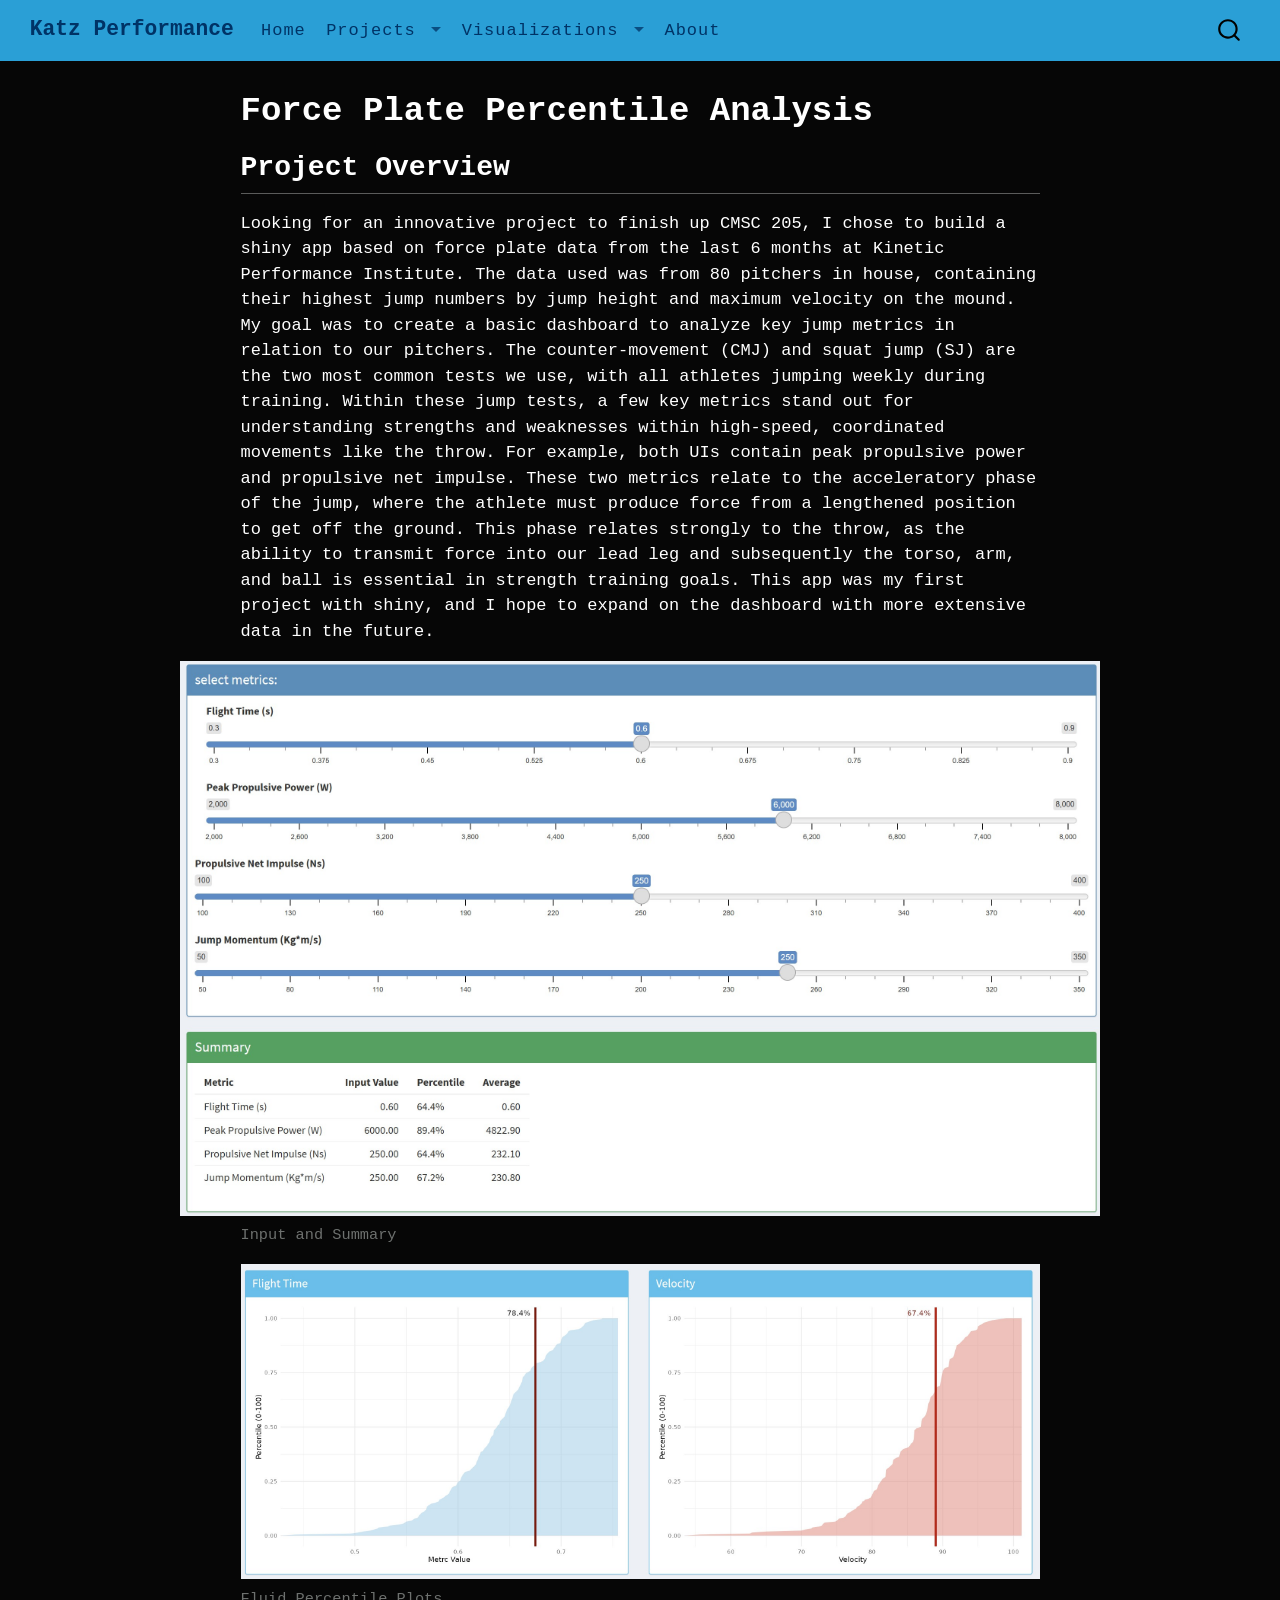
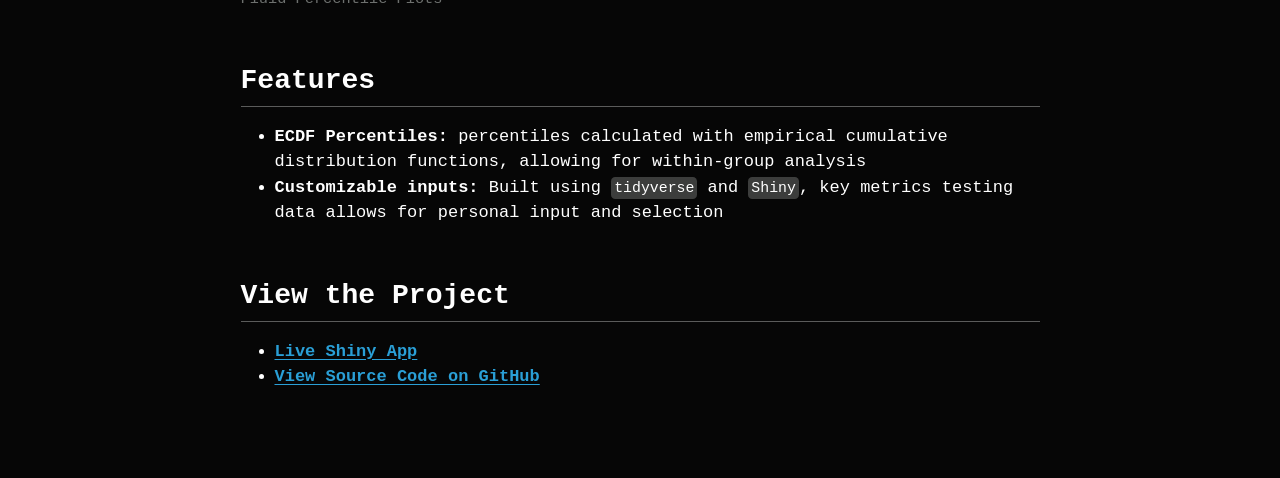
<file: docs/force-plate.html>
<!DOCTYPE html>
<html xmlns="http://www.w3.org/1999/xhtml" lang="en" xml:lang="en"><head>

<meta charset="utf-8">
<meta name="generator" content="quarto-1.8.27">

<meta name="viewport" content="width=device-width, initial-scale=1.0, user-scalable=yes">


<title>Force Plate Percentile Analysis – Katz Performance</title>
<style>
code{white-space: pre-wrap;}
span.smallcaps{font-variant: small-caps;}
div.columns{display: flex; gap: min(4vw, 1.5em);}
div.column{flex: auto; overflow-x: auto;}
div.hanging-indent{margin-left: 1.5em; text-indent: -1.5em;}
ul.task-list{list-style: none;}
ul.task-list li input[type="checkbox"] {
  width: 0.8em;
  margin: 0 0.8em 0.2em -1em; /* quarto-specific, see https://github.com/quarto-dev/quarto-cli/issues/4556 */ 
  vertical-align: middle;
}
</style>


<script src="site_libs/quarto-nav/quarto-nav.js"></script>
<script src="site_libs/quarto-nav/headroom.min.js"></script>
<script src="site_libs/clipboard/clipboard.min.js"></script>
<script src="site_libs/quarto-search/autocomplete.umd.js"></script>
<script src="site_libs/quarto-search/fuse.min.js"></script>
<script src="site_libs/quarto-search/quarto-search.js"></script>
<meta name="quarto:offset" content="./">
<script src="site_libs/quarto-html/quarto.js" type="module"></script>
<script src="site_libs/quarto-html/tabsets/tabsets.js" type="module"></script>
<script src="site_libs/quarto-html/axe/axe-check.js" type="module"></script>
<script src="site_libs/quarto-html/popper.min.js"></script>
<script src="site_libs/quarto-html/tippy.umd.min.js"></script>
<script src="site_libs/quarto-html/anchor.min.js"></script>
<link href="site_libs/quarto-html/tippy.css" rel="stylesheet">
<link href="site_libs/quarto-html/quarto-syntax-highlighting-dark-4d9afe2b8d18ee9fa5d0d57b5ed4214d.css" rel="stylesheet" id="quarto-text-highlighting-styles">
<script src="site_libs/bootstrap/bootstrap.min.js"></script>
<link href="site_libs/bootstrap/bootstrap-icons.css" rel="stylesheet">
<link href="site_libs/bootstrap/bootstrap-028e46e367ae07a142f5da7c321a5e4a.min.css" rel="stylesheet" append-hash="true" id="quarto-bootstrap" data-mode="dark">
<script id="quarto-search-options" type="application/json">{
  "location": "navbar",
  "copy-button": false,
  "collapse-after": 3,
  "panel-placement": "end",
  "type": "overlay",
  "limit": 50,
  "keyboard-shortcut": [
    "f",
    "/",
    "s"
  ],
  "show-item-context": false,
  "language": {
    "search-no-results-text": "No results",
    "search-matching-documents-text": "matching documents",
    "search-copy-link-title": "Copy link to search",
    "search-hide-matches-text": "Hide additional matches",
    "search-more-match-text": "more match in this document",
    "search-more-matches-text": "more matches in this document",
    "search-clear-button-title": "Clear",
    "search-text-placeholder": "",
    "search-detached-cancel-button-title": "Cancel",
    "search-submit-button-title": "Submit",
    "search-label": "Search"
  }
}</script>


<link rel="stylesheet" href="styles.css">
</head>

<body class="nav-fixed fullcontent quarto-light">

<div id="quarto-search-results"></div>
  <header id="quarto-header" class="headroom fixed-top">
    <nav class="navbar navbar-expand-lg " data-bs-theme="dark">
      <div class="navbar-container container-fluid">
      <div class="navbar-brand-container mx-auto">
    <a class="navbar-brand" href="./index.html">
    <span class="navbar-title">Katz Performance</span>
    </a>
  </div>
            <div id="quarto-search" class="" title="Search"></div>
          <button class="navbar-toggler" type="button" data-bs-toggle="collapse" data-bs-target="#navbarCollapse" aria-controls="navbarCollapse" role="menu" aria-expanded="false" aria-label="Toggle navigation" onclick="if (window.quartoToggleHeadroom) { window.quartoToggleHeadroom(); }">
  <span class="navbar-toggler-icon"></span>
</button>
          <div class="collapse navbar-collapse" id="navbarCollapse">
            <ul class="navbar-nav navbar-nav-scroll me-auto">
  <li class="nav-item">
    <a class="nav-link" href="./index.html"> 
<span class="menu-text">Home</span></a>
  </li>  
  <li class="nav-item dropdown ">
    <a class="nav-link dropdown-toggle" href="#" id="nav-menu-projects" role="link" data-bs-toggle="dropdown" aria-expanded="false">
 <span class="menu-text">Projects</span>
    </a>
    <ul class="dropdown-menu" aria-labelledby="nav-menu-projects">    
        <li>
    <a class="dropdown-item" href="./class-projects.html">
 <span class="dropdown-text">CMSC 405 Projects</span></a>
  </li>  
        <li>
    <a class="dropdown-item" href="./ml-projects.html">
 <span class="dropdown-text">ML Projects</span></a>
  </li>  
        <li>
    <a class="dropdown-item" href="./research-projects.html">
 <span class="dropdown-text">Formal Research Projects</span></a>
  </li>  
    </ul>
  </li>
  <li class="nav-item dropdown ">
    <a class="nav-link dropdown-toggle" href="#" id="nav-menu-visualizations" role="link" data-bs-toggle="dropdown" aria-expanded="false">
 <span class="menu-text">Visualizations</span>
    </a>
    <ul class="dropdown-menu" aria-labelledby="nav-menu-visualizations">    
        <li>
    <a class="dropdown-item" href="./force-plate.html">
 <span class="dropdown-text">Force Plate Analysis</span></a>
  </li>  
    </ul>
  </li>
  <li class="nav-item">
    <a class="nav-link" href="./about.html"> 
<span class="menu-text">About</span></a>
  </li>  
</ul>
          </div> <!-- /navcollapse -->
            <div class="quarto-navbar-tools">
</div>
      </div> <!-- /container-fluid -->
    </nav>
</header>
<!-- content -->
<div id="quarto-content" class="quarto-container page-columns page-rows-contents page-layout-article page-navbar">
<!-- sidebar -->
<!-- margin-sidebar -->
    
<!-- main -->
<main class="content page-columns page-full" id="quarto-document-content">

<header id="title-block-header" class="quarto-title-block default">
<div class="quarto-title">
<h1 class="title">Force Plate Percentile Analysis</h1>
</div>



<div class="quarto-title-meta">

    
  
    
  </div>
  


</header>


<section id="project-overview" class="level2 page-columns page-full">
<h2 class="anchored" data-anchor-id="project-overview">Project Overview</h2>
<p>Looking for an innovative project to finish up CMSC 205, I chose to build a shiny app based on force plate data from the last 6 months at Kinetic Performance Institute. The data used was from 80 pitchers in house, containing their highest jump numbers by jump height and maximum velocity on the mound. My goal was to create a basic dashboard to analyze key jump metrics in relation to our pitchers. The counter-movement (CMJ) and squat jump (SJ) are the two most common tests we use, with all athletes jumping weekly during training. Within these jump tests, a few key metrics stand out for understanding strengths and weaknesses within high-speed, coordinated movements like the throw. For example, both UIs contain peak propulsive power and propulsive net impulse. These two metrics relate to the acceleratory phase of the jump, where the athlete must produce force from a lengthened position to get off the ground. This phase relates strongly to the throw, as the ability to transmit force into our lead leg and subsequently the torso, arm, and ball is essential in strength training goals. This app was my first project with shiny, and I hope to expand on the dashboard with more extensive data in the future.</p>
<div class="quarto-figure quarto-figure-center page-columns page-full">
<figure class="figure page-columns page-full">
<p class="page-columns page-full"><img src="images/shiny_diagram.jpg" class="img-fluid figure-img column-body-outset"></p>
<figcaption>Input and Summary</figcaption>
</figure>
</div>
<div class="quarto-figure quarto-figure-center">
<figure class="figure">
<p><img src="images/shiny_diagram2.jpg" class="img-fluid figure-img" style="width:100.0%"></p>
<figcaption>Fluid Percentile Plots</figcaption>
</figure>
</div>
</section>
<section id="features" class="level2">
<h2 class="anchored" data-anchor-id="features">Features</h2>
<ul>
<li><strong>ECDF Percentiles:</strong> percentiles calculated with empirical cumulative distribution functions, allowing for within-group analysis</li>
<li><strong>Customizable inputs:</strong> Built using <code>tidyverse</code> and <code>Shiny</code>, key metrics testing data allows for personal input and selection</li>
</ul>
</section>
<section id="view-the-project" class="level2">
<h2 class="anchored" data-anchor-id="view-the-project">View the Project</h2>
<ul>
<li><a href="https://gpr3vz-nick-katz.shinyapps.io/fpapp/"><strong>Live Shiny App</strong></a></li>
<li><a href="https://github.com/nickkatz625/force-plate-percentile"><strong>View Source Code on GitHub</strong></a></li>
</ul>


</section>

</main> <!-- /main -->
<script id="quarto-html-after-body" type="application/javascript">
  window.document.addEventListener("DOMContentLoaded", function (event) {
    const icon = "";
    const anchorJS = new window.AnchorJS();
    anchorJS.options = {
      placement: 'right',
      icon: icon
    };
    anchorJS.add('.anchored');
    const isCodeAnnotation = (el) => {
      for (const clz of el.classList) {
        if (clz.startsWith('code-annotation-')) {                     
          return true;
        }
      }
      return false;
    }
    const onCopySuccess = function(e) {
      // button target
      const button = e.trigger;
      // don't keep focus
      button.blur();
      // flash "checked"
      button.classList.add('code-copy-button-checked');
      var currentTitle = button.getAttribute("title");
      button.setAttribute("title", "Copied!");
      let tooltip;
      if (window.bootstrap) {
        button.setAttribute("data-bs-toggle", "tooltip");
        button.setAttribute("data-bs-placement", "left");
        button.setAttribute("data-bs-title", "Copied!");
        tooltip = new bootstrap.Tooltip(button, 
          { trigger: "manual", 
            customClass: "code-copy-button-tooltip",
            offset: [0, -8]});
        tooltip.show();    
      }
      setTimeout(function() {
        if (tooltip) {
          tooltip.hide();
          button.removeAttribute("data-bs-title");
          button.removeAttribute("data-bs-toggle");
          button.removeAttribute("data-bs-placement");
        }
        button.setAttribute("title", currentTitle);
        button.classList.remove('code-copy-button-checked');
      }, 1000);
      // clear code selection
      e.clearSelection();
    }
    const getTextToCopy = function(trigger) {
      const outerScaffold = trigger.parentElement.cloneNode(true);
      const codeEl = outerScaffold.querySelector('code');
      for (const childEl of codeEl.children) {
        if (isCodeAnnotation(childEl)) {
          childEl.remove();
        }
      }
      return codeEl.innerText;
    }
    const clipboard = new window.ClipboardJS('.code-copy-button:not([data-in-quarto-modal])', {
      text: getTextToCopy
    });
    clipboard.on('success', onCopySuccess);
    if (window.document.getElementById('quarto-embedded-source-code-modal')) {
      const clipboardModal = new window.ClipboardJS('.code-copy-button[data-in-quarto-modal]', {
        text: getTextToCopy,
        container: window.document.getElementById('quarto-embedded-source-code-modal')
      });
      clipboardModal.on('success', onCopySuccess);
    }
      var localhostRegex = new RegExp(/^(?:http|https):\/\/localhost\:?[0-9]*\//);
      var mailtoRegex = new RegExp(/^mailto:/);
        var filterRegex = new RegExp('/' + window.location.host + '/');
      var isInternal = (href) => {
          return filterRegex.test(href) || localhostRegex.test(href) || mailtoRegex.test(href);
      }
      // Inspect non-navigation links and adorn them if external
     var links = window.document.querySelectorAll('a[href]:not(.nav-link):not(.navbar-brand):not(.toc-action):not(.sidebar-link):not(.sidebar-item-toggle):not(.pagination-link):not(.no-external):not([aria-hidden]):not(.dropdown-item):not(.quarto-navigation-tool):not(.about-link)');
      for (var i=0; i<links.length; i++) {
        const link = links[i];
        if (!isInternal(link.href)) {
          // undo the damage that might have been done by quarto-nav.js in the case of
          // links that we want to consider external
          if (link.dataset.originalHref !== undefined) {
            link.href = link.dataset.originalHref;
          }
        }
      }
    function tippyHover(el, contentFn, onTriggerFn, onUntriggerFn) {
      const config = {
        allowHTML: true,
        maxWidth: 500,
        delay: 100,
        arrow: false,
        appendTo: function(el) {
            return el.parentElement;
        },
        interactive: true,
        interactiveBorder: 10,
        theme: 'quarto',
        placement: 'bottom-start',
      };
      if (contentFn) {
        config.content = contentFn;
      }
      if (onTriggerFn) {
        config.onTrigger = onTriggerFn;
      }
      if (onUntriggerFn) {
        config.onUntrigger = onUntriggerFn;
      }
      window.tippy(el, config); 
    }
    const noterefs = window.document.querySelectorAll('a[role="doc-noteref"]');
    for (var i=0; i<noterefs.length; i++) {
      const ref = noterefs[i];
      tippyHover(ref, function() {
        // use id or data attribute instead here
        let href = ref.getAttribute('data-footnote-href') || ref.getAttribute('href');
        try { href = new URL(href).hash; } catch {}
        const id = href.replace(/^#\/?/, "");
        const note = window.document.getElementById(id);
        if (note) {
          return note.innerHTML;
        } else {
          return "";
        }
      });
    }
    const xrefs = window.document.querySelectorAll('a.quarto-xref');
    const processXRef = (id, note) => {
      // Strip column container classes
      const stripColumnClz = (el) => {
        el.classList.remove("page-full", "page-columns");
        if (el.children) {
          for (const child of el.children) {
            stripColumnClz(child);
          }
        }
      }
      stripColumnClz(note)
      if (id === null || id.startsWith('sec-')) {
        // Special case sections, only their first couple elements
        const container = document.createElement("div");
        if (note.children && note.children.length > 2) {
          container.appendChild(note.children[0].cloneNode(true));
          for (let i = 1; i < note.children.length; i++) {
            const child = note.children[i];
            if (child.tagName === "P" && child.innerText === "") {
              continue;
            } else {
              container.appendChild(child.cloneNode(true));
              break;
            }
          }
          if (window.Quarto?.typesetMath) {
            window.Quarto.typesetMath(container);
          }
          return container.innerHTML
        } else {
          if (window.Quarto?.typesetMath) {
            window.Quarto.typesetMath(note);
          }
          return note.innerHTML;
        }
      } else {
        // Remove any anchor links if they are present
        const anchorLink = note.querySelector('a.anchorjs-link');
        if (anchorLink) {
          anchorLink.remove();
        }
        if (window.Quarto?.typesetMath) {
          window.Quarto.typesetMath(note);
        }
        if (note.classList.contains("callout")) {
          return note.outerHTML;
        } else {
          return note.innerHTML;
        }
      }
    }
    for (var i=0; i<xrefs.length; i++) {
      const xref = xrefs[i];
      tippyHover(xref, undefined, function(instance) {
        instance.disable();
        let url = xref.getAttribute('href');
        let hash = undefined; 
        if (url.startsWith('#')) {
          hash = url;
        } else {
          try { hash = new URL(url).hash; } catch {}
        }
        if (hash) {
          const id = hash.replace(/^#\/?/, "");
          const note = window.document.getElementById(id);
          if (note !== null) {
            try {
              const html = processXRef(id, note.cloneNode(true));
              instance.setContent(html);
            } finally {
              instance.enable();
              instance.show();
            }
          } else {
            // See if we can fetch this
            fetch(url.split('#')[0])
            .then(res => res.text())
            .then(html => {
              const parser = new DOMParser();
              const htmlDoc = parser.parseFromString(html, "text/html");
              const note = htmlDoc.getElementById(id);
              if (note !== null) {
                const html = processXRef(id, note);
                instance.setContent(html);
              } 
            }).finally(() => {
              instance.enable();
              instance.show();
            });
          }
        } else {
          // See if we can fetch a full url (with no hash to target)
          // This is a special case and we should probably do some content thinning / targeting
          fetch(url)
          .then(res => res.text())
          .then(html => {
            const parser = new DOMParser();
            const htmlDoc = parser.parseFromString(html, "text/html");
            const note = htmlDoc.querySelector('main.content');
            if (note !== null) {
              // This should only happen for chapter cross references
              // (since there is no id in the URL)
              // remove the first header
              if (note.children.length > 0 && note.children[0].tagName === "HEADER") {
                note.children[0].remove();
              }
              const html = processXRef(null, note);
              instance.setContent(html);
            } 
          }).finally(() => {
            instance.enable();
            instance.show();
          });
        }
      }, function(instance) {
      });
    }
        let selectedAnnoteEl;
        const selectorForAnnotation = ( cell, annotation) => {
          let cellAttr = 'data-code-cell="' + cell + '"';
          let lineAttr = 'data-code-annotation="' +  annotation + '"';
          const selector = 'span[' + cellAttr + '][' + lineAttr + ']';
          return selector;
        }
        const selectCodeLines = (annoteEl) => {
          const doc = window.document;
          const targetCell = annoteEl.getAttribute("data-target-cell");
          const targetAnnotation = annoteEl.getAttribute("data-target-annotation");
          const annoteSpan = window.document.querySelector(selectorForAnnotation(targetCell, targetAnnotation));
          const lines = annoteSpan.getAttribute("data-code-lines").split(",");
          const lineIds = lines.map((line) => {
            return targetCell + "-" + line;
          })
          let top = null;
          let height = null;
          let parent = null;
          if (lineIds.length > 0) {
              //compute the position of the single el (top and bottom and make a div)
              const el = window.document.getElementById(lineIds[0]);
              top = el.offsetTop;
              height = el.offsetHeight;
              parent = el.parentElement.parentElement;
            if (lineIds.length > 1) {
              const lastEl = window.document.getElementById(lineIds[lineIds.length - 1]);
              const bottom = lastEl.offsetTop + lastEl.offsetHeight;
              height = bottom - top;
            }
            if (top !== null && height !== null && parent !== null) {
              // cook up a div (if necessary) and position it 
              let div = window.document.getElementById("code-annotation-line-highlight");
              if (div === null) {
                div = window.document.createElement("div");
                div.setAttribute("id", "code-annotation-line-highlight");
                div.style.position = 'absolute';
                parent.appendChild(div);
              }
              div.style.top = top - 2 + "px";
              div.style.height = height + 4 + "px";
              div.style.left = 0;
              let gutterDiv = window.document.getElementById("code-annotation-line-highlight-gutter");
              if (gutterDiv === null) {
                gutterDiv = window.document.createElement("div");
                gutterDiv.setAttribute("id", "code-annotation-line-highlight-gutter");
                gutterDiv.style.position = 'absolute';
                const codeCell = window.document.getElementById(targetCell);
                const gutter = codeCell.querySelector('.code-annotation-gutter');
                gutter.appendChild(gutterDiv);
              }
              gutterDiv.style.top = top - 2 + "px";
              gutterDiv.style.height = height + 4 + "px";
            }
            selectedAnnoteEl = annoteEl;
          }
        };
        const unselectCodeLines = () => {
          const elementsIds = ["code-annotation-line-highlight", "code-annotation-line-highlight-gutter"];
          elementsIds.forEach((elId) => {
            const div = window.document.getElementById(elId);
            if (div) {
              div.remove();
            }
          });
          selectedAnnoteEl = undefined;
        };
          // Handle positioning of the toggle
      window.addEventListener(
        "resize",
        throttle(() => {
          elRect = undefined;
          if (selectedAnnoteEl) {
            selectCodeLines(selectedAnnoteEl);
          }
        }, 10)
      );
      function throttle(fn, ms) {
      let throttle = false;
      let timer;
        return (...args) => {
          if(!throttle) { // first call gets through
              fn.apply(this, args);
              throttle = true;
          } else { // all the others get throttled
              if(timer) clearTimeout(timer); // cancel #2
              timer = setTimeout(() => {
                fn.apply(this, args);
                timer = throttle = false;
              }, ms);
          }
        };
      }
        // Attach click handler to the DT
        const annoteDls = window.document.querySelectorAll('dt[data-target-cell]');
        for (const annoteDlNode of annoteDls) {
          annoteDlNode.addEventListener('click', (event) => {
            const clickedEl = event.target;
            if (clickedEl !== selectedAnnoteEl) {
              unselectCodeLines();
              const activeEl = window.document.querySelector('dt[data-target-cell].code-annotation-active');
              if (activeEl) {
                activeEl.classList.remove('code-annotation-active');
              }
              selectCodeLines(clickedEl);
              clickedEl.classList.add('code-annotation-active');
            } else {
              // Unselect the line
              unselectCodeLines();
              clickedEl.classList.remove('code-annotation-active');
            }
          });
        }
    const findCites = (el) => {
      const parentEl = el.parentElement;
      if (parentEl) {
        const cites = parentEl.dataset.cites;
        if (cites) {
          return {
            el,
            cites: cites.split(' ')
          };
        } else {
          return findCites(el.parentElement)
        }
      } else {
        return undefined;
      }
    };
    var bibliorefs = window.document.querySelectorAll('a[role="doc-biblioref"]');
    for (var i=0; i<bibliorefs.length; i++) {
      const ref = bibliorefs[i];
      const citeInfo = findCites(ref);
      if (citeInfo) {
        tippyHover(citeInfo.el, function() {
          var popup = window.document.createElement('div');
          citeInfo.cites.forEach(function(cite) {
            var citeDiv = window.document.createElement('div');
            citeDiv.classList.add('hanging-indent');
            citeDiv.classList.add('csl-entry');
            var biblioDiv = window.document.getElementById('ref-' + cite);
            if (biblioDiv) {
              citeDiv.innerHTML = biblioDiv.innerHTML;
            }
            popup.appendChild(citeDiv);
          });
          return popup.innerHTML;
        });
      }
    }
  });
  </script>
</div> <!-- /content -->




</body></html>
</file>
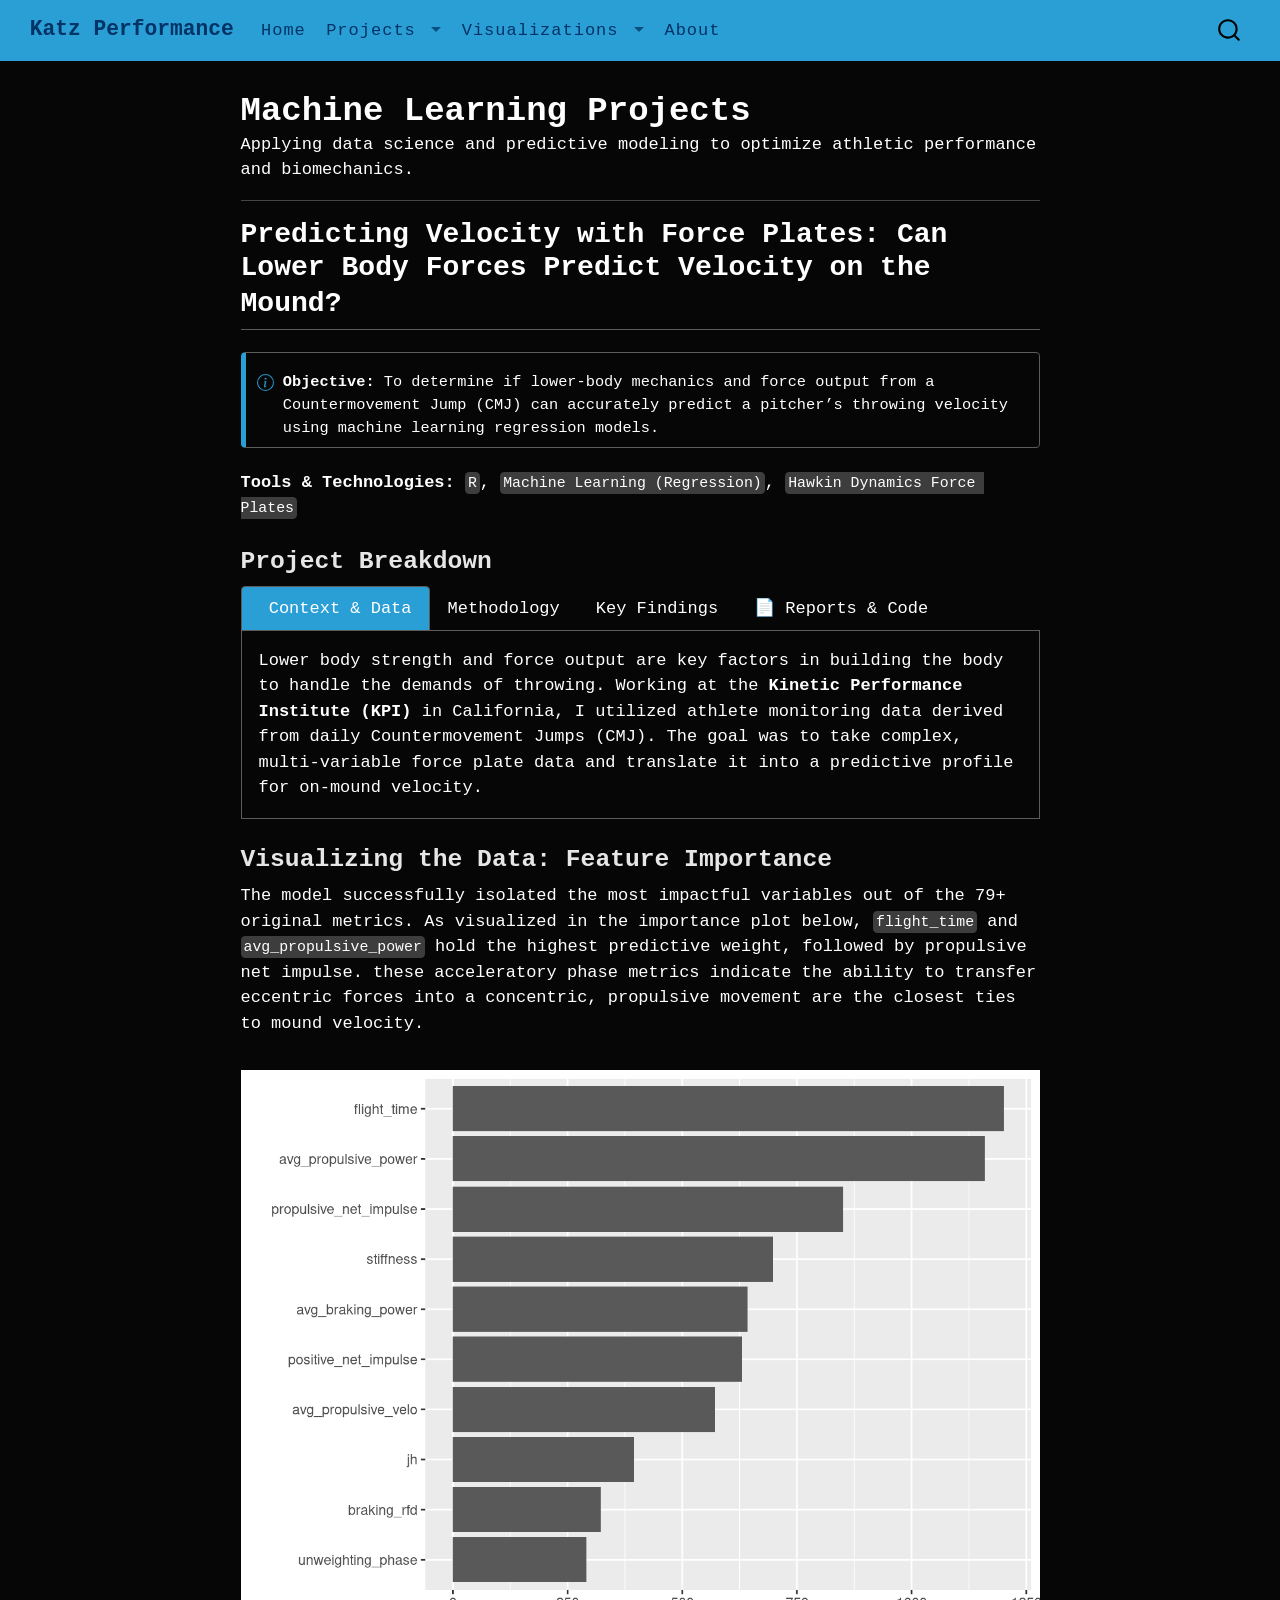
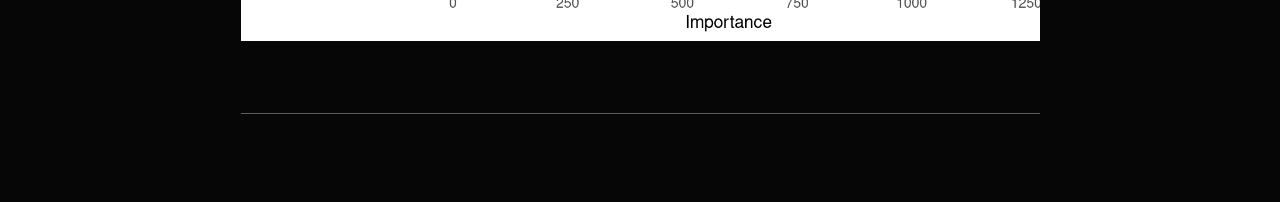
<file: docs/ml-projects.html>
<!DOCTYPE html>
<html xmlns="http://www.w3.org/1999/xhtml" lang="en" xml:lang="en"><head>

<meta charset="utf-8">
<meta name="generator" content="quarto-1.8.27">

<meta name="viewport" content="width=device-width, initial-scale=1.0, user-scalable=yes">

<meta name="description" content="Applying data science and predictive modeling to optimize athletic performance and biomechanics.">

<title>Machine Learning Projects – Katz Performance</title>
<style>
code{white-space: pre-wrap;}
span.smallcaps{font-variant: small-caps;}
div.columns{display: flex; gap: min(4vw, 1.5em);}
div.column{flex: auto; overflow-x: auto;}
div.hanging-indent{margin-left: 1.5em; text-indent: -1.5em;}
ul.task-list{list-style: none;}
ul.task-list li input[type="checkbox"] {
  width: 0.8em;
  margin: 0 0.8em 0.2em -1em; /* quarto-specific, see https://github.com/quarto-dev/quarto-cli/issues/4556 */ 
  vertical-align: middle;
}
</style>


<script src="site_libs/quarto-nav/quarto-nav.js"></script>
<script src="site_libs/quarto-nav/headroom.min.js"></script>
<script src="site_libs/clipboard/clipboard.min.js"></script>
<script src="site_libs/quarto-search/autocomplete.umd.js"></script>
<script src="site_libs/quarto-search/fuse.min.js"></script>
<script src="site_libs/quarto-search/quarto-search.js"></script>
<meta name="quarto:offset" content="./">
<script src="site_libs/quarto-html/quarto.js" type="module"></script>
<script src="site_libs/quarto-html/tabsets/tabsets.js" type="module"></script>
<script src="site_libs/quarto-html/axe/axe-check.js" type="module"></script>
<script src="site_libs/quarto-html/popper.min.js"></script>
<script src="site_libs/quarto-html/tippy.umd.min.js"></script>
<script src="site_libs/quarto-html/anchor.min.js"></script>
<link href="site_libs/quarto-html/tippy.css" rel="stylesheet">
<link href="site_libs/quarto-html/quarto-syntax-highlighting-dark-4d9afe2b8d18ee9fa5d0d57b5ed4214d.css" rel="stylesheet" id="quarto-text-highlighting-styles">
<script src="site_libs/bootstrap/bootstrap.min.js"></script>
<link href="site_libs/bootstrap/bootstrap-icons.css" rel="stylesheet">
<link href="site_libs/bootstrap/bootstrap-028e46e367ae07a142f5da7c321a5e4a.min.css" rel="stylesheet" append-hash="true" id="quarto-bootstrap" data-mode="dark">
<script id="quarto-search-options" type="application/json">{
  "location": "navbar",
  "copy-button": false,
  "collapse-after": 3,
  "panel-placement": "end",
  "type": "overlay",
  "limit": 50,
  "keyboard-shortcut": [
    "f",
    "/",
    "s"
  ],
  "show-item-context": false,
  "language": {
    "search-no-results-text": "No results",
    "search-matching-documents-text": "matching documents",
    "search-copy-link-title": "Copy link to search",
    "search-hide-matches-text": "Hide additional matches",
    "search-more-match-text": "more match in this document",
    "search-more-matches-text": "more matches in this document",
    "search-clear-button-title": "Clear",
    "search-text-placeholder": "",
    "search-detached-cancel-button-title": "Cancel",
    "search-submit-button-title": "Submit",
    "search-label": "Search"
  }
}</script>


<link rel="stylesheet" href="styles.css">
</head>

<body class="nav-fixed fullcontent quarto-light">

<div id="quarto-search-results"></div>
  <header id="quarto-header" class="headroom fixed-top">
    <nav class="navbar navbar-expand-lg " data-bs-theme="dark">
      <div class="navbar-container container-fluid">
      <div class="navbar-brand-container mx-auto">
    <a class="navbar-brand" href="./index.html">
    <span class="navbar-title">Katz Performance</span>
    </a>
  </div>
            <div id="quarto-search" class="" title="Search"></div>
          <button class="navbar-toggler" type="button" data-bs-toggle="collapse" data-bs-target="#navbarCollapse" aria-controls="navbarCollapse" role="menu" aria-expanded="false" aria-label="Toggle navigation" onclick="if (window.quartoToggleHeadroom) { window.quartoToggleHeadroom(); }">
  <span class="navbar-toggler-icon"></span>
</button>
          <div class="collapse navbar-collapse" id="navbarCollapse">
            <ul class="navbar-nav navbar-nav-scroll me-auto">
  <li class="nav-item">
    <a class="nav-link" href="./index.html"> 
<span class="menu-text">Home</span></a>
  </li>  
  <li class="nav-item dropdown ">
    <a class="nav-link dropdown-toggle" href="#" id="nav-menu-projects" role="link" data-bs-toggle="dropdown" aria-expanded="false">
 <span class="menu-text">Projects</span>
    </a>
    <ul class="dropdown-menu" aria-labelledby="nav-menu-projects">    
        <li>
    <a class="dropdown-item" href="./class-projects.html">
 <span class="dropdown-text">CMSC 405 Projects</span></a>
  </li>  
        <li>
    <a class="dropdown-item" href="./ml-projects.html">
 <span class="dropdown-text">ML Projects</span></a>
  </li>  
        <li>
    <a class="dropdown-item" href="./research-projects.html">
 <span class="dropdown-text">Formal Research Projects</span></a>
  </li>  
    </ul>
  </li>
  <li class="nav-item dropdown ">
    <a class="nav-link dropdown-toggle" href="#" id="nav-menu-visualizations" role="link" data-bs-toggle="dropdown" aria-expanded="false">
 <span class="menu-text">Visualizations</span>
    </a>
    <ul class="dropdown-menu" aria-labelledby="nav-menu-visualizations">    
        <li>
    <a class="dropdown-item" href="./force-plate.html">
 <span class="dropdown-text">Force Plate Analysis</span></a>
  </li>  
    </ul>
  </li>
  <li class="nav-item">
    <a class="nav-link" href="./about.html"> 
<span class="menu-text">About</span></a>
  </li>  
</ul>
          </div> <!-- /navcollapse -->
            <div class="quarto-navbar-tools">
</div>
      </div> <!-- /container-fluid -->
    </nav>
</header>
<!-- content -->
<div id="quarto-content" class="quarto-container page-columns page-rows-contents page-layout-article page-navbar">
<!-- sidebar -->
<!-- margin-sidebar -->
    
<!-- main -->
<main class="content" id="quarto-document-content">

<header id="title-block-header" class="quarto-title-block default">
<div class="quarto-title">
<h1 class="title">Machine Learning Projects</h1>
</div>

<div>
  <div class="description">
    Applying data science and predictive modeling to optimize athletic performance and biomechanics.
  </div>
</div>


<div class="quarto-title-meta">

    
  
    
  </div>
  


</header>


<hr>
<section id="predicting-velocity-with-force-plates-can-lower-body-forces-predict-velocity-on-the-mound" class="level2">
<h2 class="anchored" data-anchor-id="predicting-velocity-with-force-plates-can-lower-body-forces-predict-velocity-on-the-mound">Predicting Velocity with Force Plates: Can Lower Body Forces Predict Velocity on the Mound?</h2>
<div class="callout callout-style-simple callout-note">
<div class="callout-body d-flex">
<div class="callout-icon-container">
<i class="callout-icon"></i>
</div>
<div class="callout-body-container">
<p><strong>Objective:</strong> To determine if lower-body mechanics and force output from a Countermovement Jump (CMJ) can accurately predict a pitcher’s throwing velocity using machine learning regression models.</p>
</div>
</div>
</div>
<p><strong>Tools &amp; Technologies:</strong> <code>R</code>, <code>Machine Learning (Regression)</code>, <code>Hawkin Dynamics Force Plates</code></p>
<section id="project-breakdown" class="level3">
<h3 class="anchored" data-anchor-id="project-breakdown">Project Breakdown</h3>
<div class="tabset-margin-container"></div><div class="panel-tabset">
<ul class="nav nav-tabs" role="tablist"><li class="nav-item" role="presentation"><a class="nav-link active" id="tabset-1-1-tab" data-bs-toggle="tab" data-bs-target="#tabset-1-1" role="tab" aria-controls="tabset-1-1" aria-selected="true" href="">️ Context &amp; Data</a></li><li class="nav-item" role="presentation"><a class="nav-link" id="tabset-1-2-tab" data-bs-toggle="tab" data-bs-target="#tabset-1-2" role="tab" aria-controls="tabset-1-2" aria-selected="false" href="">Methodology</a></li><li class="nav-item" role="presentation"><a class="nav-link" id="tabset-1-3-tab" data-bs-toggle="tab" data-bs-target="#tabset-1-3" role="tab" aria-controls="tabset-1-3" aria-selected="false" href="">Key Findings</a></li><li class="nav-item" role="presentation"><a class="nav-link" id="tabset-1-4-tab" data-bs-toggle="tab" data-bs-target="#tabset-1-4" role="tab" aria-controls="tabset-1-4" aria-selected="false" href="">📄 Reports &amp; Code</a></li></ul>
<div class="tab-content">
<div id="tabset-1-1" class="tab-pane active" role="tabpanel" aria-labelledby="tabset-1-1-tab">
<p>Lower body strength and force output are key factors in building the body to handle the demands of throwing. Working at the <strong>Kinetic Performance Institute (KPI)</strong> in California, I utilized athlete monitoring data derived from daily Countermovement Jumps (CMJ). The goal was to take complex, multi-variable force plate data and translate it into a predictive profile for on-mound velocity.</p>
</div>
<div id="tabset-1-2" class="tab-pane" role="tabpanel" aria-labelledby="tabset-1-2-tab">
<p>The initial dataset contained over <strong>79 potential force plate metrics</strong>. Using feature selection and dimensionality reduction techniques, the model isolated the variables most heavily correlated with throwing velocity to reduce noise and prevent overfitting.</p>
<p>The models were evaluated based on their Root Mean Squared Error (RMSE) to determine how closely they could predict a pitcher’s actual fastball velocity based purely on their lower-body jump mechanics.</p>
</div>
<div id="tabset-1-3" class="tab-pane" role="tabpanel" aria-labelledby="tabset-1-3-tab">
<p>The final model produced an <strong>RMSE of 6.31</strong>, meaning it predicts throwing velocity within about ± 6.3 mph on average. While there is room to improve absolute accuracy, the model successfully identified the <strong>7 most critical metrics</strong> for velocity prediction.</p>
<p>The top drivers of velocity included: * <strong>Flight Time &amp; Average Propulsive Power:</strong> Dictates how much force the athlete produces against the ground and how efficiently they move that load. * <strong>Stiffness &amp; Average Braking Power:</strong> Relates to how well an athlete absorbs force and rapidly transitions to upward motion.</p>
<p><strong>Training Takeaway:</strong> Coaches should prioritize drop-based plyometrics and overcoming isometrics to maximize change of momentum and force capacity during acceleration.</p>
</div>
<div id="tabset-1-4" class="tab-pane" role="tabpanel" aria-labelledby="tabset-1-4-tab">
<p>Explore the full methodology, code, and non-technical breakdowns below:</p>
<ul>
<li><a href="data/final_report.html"><strong>Read the Full Technical Report (HTML)</strong></a></li>
<li><a href="https://github.com/yourusername/repo-name"><strong>View the Repository on GitHub</strong></a></li>
</ul>
</div>
</div>
</div>
</section>
<section id="visualizing-the-data-feature-importance" class="level3">
<h3 class="anchored" data-anchor-id="visualizing-the-data-feature-importance">Visualizing the Data: Feature Importance</h3>
<p>The model successfully isolated the most impactful variables out of the 79+ original metrics. As visualized in the importance plot below, <code>flight_time</code> and <code>avg_propulsive_power</code> hold the highest predictive weight, followed by propulsive net impulse. these acceleratory phase metrics indicate the ability to transfer eccentric forces into a concentric, propulsive movement are the closest ties to mound velocity.</p>
</section>
</section>
<section id="section" class="level2">
<h2 class="anchored" data-anchor-id="section"><img src="images/varimport.png" class="img-fluid quarto-figure quarto-figure-center" style="width:100.0%"></h2>


</section>

</main> <!-- /main -->
<script id="quarto-html-after-body" type="application/javascript">
  window.document.addEventListener("DOMContentLoaded", function (event) {
    const icon = "";
    const anchorJS = new window.AnchorJS();
    anchorJS.options = {
      placement: 'right',
      icon: icon
    };
    anchorJS.add('.anchored');
    const isCodeAnnotation = (el) => {
      for (const clz of el.classList) {
        if (clz.startsWith('code-annotation-')) {                     
          return true;
        }
      }
      return false;
    }
    const onCopySuccess = function(e) {
      // button target
      const button = e.trigger;
      // don't keep focus
      button.blur();
      // flash "checked"
      button.classList.add('code-copy-button-checked');
      var currentTitle = button.getAttribute("title");
      button.setAttribute("title", "Copied!");
      let tooltip;
      if (window.bootstrap) {
        button.setAttribute("data-bs-toggle", "tooltip");
        button.setAttribute("data-bs-placement", "left");
        button.setAttribute("data-bs-title", "Copied!");
        tooltip = new bootstrap.Tooltip(button, 
          { trigger: "manual", 
            customClass: "code-copy-button-tooltip",
            offset: [0, -8]});
        tooltip.show();    
      }
      setTimeout(function() {
        if (tooltip) {
          tooltip.hide();
          button.removeAttribute("data-bs-title");
          button.removeAttribute("data-bs-toggle");
          button.removeAttribute("data-bs-placement");
        }
        button.setAttribute("title", currentTitle);
        button.classList.remove('code-copy-button-checked');
      }, 1000);
      // clear code selection
      e.clearSelection();
    }
    const getTextToCopy = function(trigger) {
      const outerScaffold = trigger.parentElement.cloneNode(true);
      const codeEl = outerScaffold.querySelector('code');
      for (const childEl of codeEl.children) {
        if (isCodeAnnotation(childEl)) {
          childEl.remove();
        }
      }
      return codeEl.innerText;
    }
    const clipboard = new window.ClipboardJS('.code-copy-button:not([data-in-quarto-modal])', {
      text: getTextToCopy
    });
    clipboard.on('success', onCopySuccess);
    if (window.document.getElementById('quarto-embedded-source-code-modal')) {
      const clipboardModal = new window.ClipboardJS('.code-copy-button[data-in-quarto-modal]', {
        text: getTextToCopy,
        container: window.document.getElementById('quarto-embedded-source-code-modal')
      });
      clipboardModal.on('success', onCopySuccess);
    }
      var localhostRegex = new RegExp(/^(?:http|https):\/\/localhost\:?[0-9]*\//);
      var mailtoRegex = new RegExp(/^mailto:/);
        var filterRegex = new RegExp('/' + window.location.host + '/');
      var isInternal = (href) => {
          return filterRegex.test(href) || localhostRegex.test(href) || mailtoRegex.test(href);
      }
      // Inspect non-navigation links and adorn them if external
     var links = window.document.querySelectorAll('a[href]:not(.nav-link):not(.navbar-brand):not(.toc-action):not(.sidebar-link):not(.sidebar-item-toggle):not(.pagination-link):not(.no-external):not([aria-hidden]):not(.dropdown-item):not(.quarto-navigation-tool):not(.about-link)');
      for (var i=0; i<links.length; i++) {
        const link = links[i];
        if (!isInternal(link.href)) {
          // undo the damage that might have been done by quarto-nav.js in the case of
          // links that we want to consider external
          if (link.dataset.originalHref !== undefined) {
            link.href = link.dataset.originalHref;
          }
        }
      }
    function tippyHover(el, contentFn, onTriggerFn, onUntriggerFn) {
      const config = {
        allowHTML: true,
        maxWidth: 500,
        delay: 100,
        arrow: false,
        appendTo: function(el) {
            return el.parentElement;
        },
        interactive: true,
        interactiveBorder: 10,
        theme: 'quarto',
        placement: 'bottom-start',
      };
      if (contentFn) {
        config.content = contentFn;
      }
      if (onTriggerFn) {
        config.onTrigger = onTriggerFn;
      }
      if (onUntriggerFn) {
        config.onUntrigger = onUntriggerFn;
      }
      window.tippy(el, config); 
    }
    const noterefs = window.document.querySelectorAll('a[role="doc-noteref"]');
    for (var i=0; i<noterefs.length; i++) {
      const ref = noterefs[i];
      tippyHover(ref, function() {
        // use id or data attribute instead here
        let href = ref.getAttribute('data-footnote-href') || ref.getAttribute('href');
        try { href = new URL(href).hash; } catch {}
        const id = href.replace(/^#\/?/, "");
        const note = window.document.getElementById(id);
        if (note) {
          return note.innerHTML;
        } else {
          return "";
        }
      });
    }
    const xrefs = window.document.querySelectorAll('a.quarto-xref');
    const processXRef = (id, note) => {
      // Strip column container classes
      const stripColumnClz = (el) => {
        el.classList.remove("page-full", "page-columns");
        if (el.children) {
          for (const child of el.children) {
            stripColumnClz(child);
          }
        }
      }
      stripColumnClz(note)
      if (id === null || id.startsWith('sec-')) {
        // Special case sections, only their first couple elements
        const container = document.createElement("div");
        if (note.children && note.children.length > 2) {
          container.appendChild(note.children[0].cloneNode(true));
          for (let i = 1; i < note.children.length; i++) {
            const child = note.children[i];
            if (child.tagName === "P" && child.innerText === "") {
              continue;
            } else {
              container.appendChild(child.cloneNode(true));
              break;
            }
          }
          if (window.Quarto?.typesetMath) {
            window.Quarto.typesetMath(container);
          }
          return container.innerHTML
        } else {
          if (window.Quarto?.typesetMath) {
            window.Quarto.typesetMath(note);
          }
          return note.innerHTML;
        }
      } else {
        // Remove any anchor links if they are present
        const anchorLink = note.querySelector('a.anchorjs-link');
        if (anchorLink) {
          anchorLink.remove();
        }
        if (window.Quarto?.typesetMath) {
          window.Quarto.typesetMath(note);
        }
        if (note.classList.contains("callout")) {
          return note.outerHTML;
        } else {
          return note.innerHTML;
        }
      }
    }
    for (var i=0; i<xrefs.length; i++) {
      const xref = xrefs[i];
      tippyHover(xref, undefined, function(instance) {
        instance.disable();
        let url = xref.getAttribute('href');
        let hash = undefined; 
        if (url.startsWith('#')) {
          hash = url;
        } else {
          try { hash = new URL(url).hash; } catch {}
        }
        if (hash) {
          const id = hash.replace(/^#\/?/, "");
          const note = window.document.getElementById(id);
          if (note !== null) {
            try {
              const html = processXRef(id, note.cloneNode(true));
              instance.setContent(html);
            } finally {
              instance.enable();
              instance.show();
            }
          } else {
            // See if we can fetch this
            fetch(url.split('#')[0])
            .then(res => res.text())
            .then(html => {
              const parser = new DOMParser();
              const htmlDoc = parser.parseFromString(html, "text/html");
              const note = htmlDoc.getElementById(id);
              if (note !== null) {
                const html = processXRef(id, note);
                instance.setContent(html);
              } 
            }).finally(() => {
              instance.enable();
              instance.show();
            });
          }
        } else {
          // See if we can fetch a full url (with no hash to target)
          // This is a special case and we should probably do some content thinning / targeting
          fetch(url)
          .then(res => res.text())
          .then(html => {
            const parser = new DOMParser();
            const htmlDoc = parser.parseFromString(html, "text/html");
            const note = htmlDoc.querySelector('main.content');
            if (note !== null) {
              // This should only happen for chapter cross references
              // (since there is no id in the URL)
              // remove the first header
              if (note.children.length > 0 && note.children[0].tagName === "HEADER") {
                note.children[0].remove();
              }
              const html = processXRef(null, note);
              instance.setContent(html);
            } 
          }).finally(() => {
            instance.enable();
            instance.show();
          });
        }
      }, function(instance) {
      });
    }
        let selectedAnnoteEl;
        const selectorForAnnotation = ( cell, annotation) => {
          let cellAttr = 'data-code-cell="' + cell + '"';
          let lineAttr = 'data-code-annotation="' +  annotation + '"';
          const selector = 'span[' + cellAttr + '][' + lineAttr + ']';
          return selector;
        }
        const selectCodeLines = (annoteEl) => {
          const doc = window.document;
          const targetCell = annoteEl.getAttribute("data-target-cell");
          const targetAnnotation = annoteEl.getAttribute("data-target-annotation");
          const annoteSpan = window.document.querySelector(selectorForAnnotation(targetCell, targetAnnotation));
          const lines = annoteSpan.getAttribute("data-code-lines").split(",");
          const lineIds = lines.map((line) => {
            return targetCell + "-" + line;
          })
          let top = null;
          let height = null;
          let parent = null;
          if (lineIds.length > 0) {
              //compute the position of the single el (top and bottom and make a div)
              const el = window.document.getElementById(lineIds[0]);
              top = el.offsetTop;
              height = el.offsetHeight;
              parent = el.parentElement.parentElement;
            if (lineIds.length > 1) {
              const lastEl = window.document.getElementById(lineIds[lineIds.length - 1]);
              const bottom = lastEl.offsetTop + lastEl.offsetHeight;
              height = bottom - top;
            }
            if (top !== null && height !== null && parent !== null) {
              // cook up a div (if necessary) and position it 
              let div = window.document.getElementById("code-annotation-line-highlight");
              if (div === null) {
                div = window.document.createElement("div");
                div.setAttribute("id", "code-annotation-line-highlight");
                div.style.position = 'absolute';
                parent.appendChild(div);
              }
              div.style.top = top - 2 + "px";
              div.style.height = height + 4 + "px";
              div.style.left = 0;
              let gutterDiv = window.document.getElementById("code-annotation-line-highlight-gutter");
              if (gutterDiv === null) {
                gutterDiv = window.document.createElement("div");
                gutterDiv.setAttribute("id", "code-annotation-line-highlight-gutter");
                gutterDiv.style.position = 'absolute';
                const codeCell = window.document.getElementById(targetCell);
                const gutter = codeCell.querySelector('.code-annotation-gutter');
                gutter.appendChild(gutterDiv);
              }
              gutterDiv.style.top = top - 2 + "px";
              gutterDiv.style.height = height + 4 + "px";
            }
            selectedAnnoteEl = annoteEl;
          }
        };
        const unselectCodeLines = () => {
          const elementsIds = ["code-annotation-line-highlight", "code-annotation-line-highlight-gutter"];
          elementsIds.forEach((elId) => {
            const div = window.document.getElementById(elId);
            if (div) {
              div.remove();
            }
          });
          selectedAnnoteEl = undefined;
        };
          // Handle positioning of the toggle
      window.addEventListener(
        "resize",
        throttle(() => {
          elRect = undefined;
          if (selectedAnnoteEl) {
            selectCodeLines(selectedAnnoteEl);
          }
        }, 10)
      );
      function throttle(fn, ms) {
      let throttle = false;
      let timer;
        return (...args) => {
          if(!throttle) { // first call gets through
              fn.apply(this, args);
              throttle = true;
          } else { // all the others get throttled
              if(timer) clearTimeout(timer); // cancel #2
              timer = setTimeout(() => {
                fn.apply(this, args);
                timer = throttle = false;
              }, ms);
          }
        };
      }
        // Attach click handler to the DT
        const annoteDls = window.document.querySelectorAll('dt[data-target-cell]');
        for (const annoteDlNode of annoteDls) {
          annoteDlNode.addEventListener('click', (event) => {
            const clickedEl = event.target;
            if (clickedEl !== selectedAnnoteEl) {
              unselectCodeLines();
              const activeEl = window.document.querySelector('dt[data-target-cell].code-annotation-active');
              if (activeEl) {
                activeEl.classList.remove('code-annotation-active');
              }
              selectCodeLines(clickedEl);
              clickedEl.classList.add('code-annotation-active');
            } else {
              // Unselect the line
              unselectCodeLines();
              clickedEl.classList.remove('code-annotation-active');
            }
          });
        }
    const findCites = (el) => {
      const parentEl = el.parentElement;
      if (parentEl) {
        const cites = parentEl.dataset.cites;
        if (cites) {
          return {
            el,
            cites: cites.split(' ')
          };
        } else {
          return findCites(el.parentElement)
        }
      } else {
        return undefined;
      }
    };
    var bibliorefs = window.document.querySelectorAll('a[role="doc-biblioref"]');
    for (var i=0; i<bibliorefs.length; i++) {
      const ref = bibliorefs[i];
      const citeInfo = findCites(ref);
      if (citeInfo) {
        tippyHover(citeInfo.el, function() {
          var popup = window.document.createElement('div');
          citeInfo.cites.forEach(function(cite) {
            var citeDiv = window.document.createElement('div');
            citeDiv.classList.add('hanging-indent');
            citeDiv.classList.add('csl-entry');
            var biblioDiv = window.document.getElementById('ref-' + cite);
            if (biblioDiv) {
              citeDiv.innerHTML = biblioDiv.innerHTML;
            }
            popup.appendChild(citeDiv);
          });
          return popup.innerHTML;
        });
      }
    }
  });
  </script>
</div> <!-- /content -->




</body></html>
</file>
<file: docs/site_libs/quarto-html/tippy.css>
.tippy-box[data-animation=fade][data-state=hidden]{opacity:0}[data-tippy-root]{max-width:calc(100vw - 10px)}.tippy-box{position:relative;background-color:#333;color:#fff;border-radius:4px;font-size:14px;line-height:1.4;white-space:normal;outline:0;transition-property:transform,visibility,opacity}.tippy-box[data-placement^=top]>.tippy-arrow{bottom:0}.tippy-box[data-placement^=top]>.tippy-arrow:before{bottom:-7px;left:0;border-width:8px 8px 0;border-top-color:initial;transform-origin:center top}.tippy-box[data-placement^=bottom]>.tippy-arrow{top:0}.tippy-box[data-placement^=bottom]>.tippy-arrow:before{top:-7px;left:0;border-width:0 8px 8px;border-bottom-color:initial;transform-origin:center bottom}.tippy-box[data-placement^=left]>.tippy-arrow{right:0}.tippy-box[data-placement^=left]>.tippy-arrow:before{border-width:8px 0 8px 8px;border-left-color:initial;right:-7px;transform-origin:center left}.tippy-box[data-placement^=right]>.tippy-arrow{left:0}.tippy-box[data-placement^=right]>.tippy-arrow:before{left:-7px;border-width:8px 8px 8px 0;border-right-color:initial;transform-origin:center right}.tippy-box[data-inertia][data-state=visible]{transition-timing-function:cubic-bezier(.54,1.5,.38,1.11)}.tippy-arrow{width:16px;height:16px;color:#333}.tippy-arrow:before{content:"";position:absolute;border-color:transparent;border-style:solid}.tippy-content{position:relative;padding:5px 9px;z-index:1}
</file>
<file: docs/site_libs/quarto-html/quarto-syntax-highlighting-dark-4d9afe2b8d18ee9fa5d0d57b5ed4214d.css>
/* quarto syntax highlight colors */
:root {
  --quarto-hl-al-color: #f07178;
  --quarto-hl-an-color: #d4d0ab;
  --quarto-hl-at-color: #00e0e0;
  --quarto-hl-bn-color: #d4d0ab;
  --quarto-hl-bu-color: #abe338;
  --quarto-hl-ch-color: #abe338;
  --quarto-hl-co-color: #f8f8f2;
  --quarto-hl-cv-color: #ffd700;
  --quarto-hl-cn-color: #ffd700;
  --quarto-hl-cf-color: #ffa07a;
  --quarto-hl-dt-color: #ffa07a;
  --quarto-hl-dv-color: #d4d0ab;
  --quarto-hl-do-color: #f8f8f2;
  --quarto-hl-er-color: #f07178;
  --quarto-hl-ex-color: #00e0e0;
  --quarto-hl-fl-color: #d4d0ab;
  --quarto-hl-fu-color: #ffa07a;
  --quarto-hl-im-color: #abe338;
  --quarto-hl-in-color: #d4d0ab;
  --quarto-hl-kw-color: #ffa07a;
  --quarto-hl-op-color: #ffa07a;
  --quarto-hl-ot-color: #00e0e0;
  --quarto-hl-pp-color: #dcc6e0;
  --quarto-hl-re-color: #00e0e0;
  --quarto-hl-sc-color: #abe338;
  --quarto-hl-ss-color: #abe338;
  --quarto-hl-st-color: #abe338;
  --quarto-hl-va-color: #00e0e0;
  --quarto-hl-vs-color: #abe338;
  --quarto-hl-wa-color: #dcc6e0;
}

/* other quarto variables */
:root {
  --quarto-font-monospace: SFMono-Regular, Menlo, Monaco, Consolas, "Liberation Mono", "Courier New", monospace;
}

/* syntax highlight based on Pandoc's rules */
pre > code.sourceCode > span {
  color: #f8f8f2;
}

code.sourceCode > span {
  color: #f8f8f2;
}

div.sourceCode,
div.sourceCode pre.sourceCode {
  color: #f8f8f2;
}

/* Normal */
code span {
  color: #f8f8f2;
}

/* Alert */
code span.al {
  color: #f07178;
}

/* Annotation */
code span.an {
  color: #d4d0ab;
}

/* Attribute */
code span.at {
  color: #00e0e0;
}

/* BaseN */
code span.bn {
  color: #d4d0ab;
}

/* BuiltIn */
code span.bu {
  color: #abe338;
}

/* ControlFlow */
code span.cf {
  font-weight: bold;
  color: #ffa07a;
}

/* Char */
code span.ch {
  color: #abe338;
}

/* Constant */
code span.cn {
  color: #ffd700;
}

/* Comment */
code span.co {
  font-style: italic;
  color: #f8f8f2;
}

/* CommentVar */
code span.cv {
  color: #ffd700;
}

/* Documentation */
code span.do {
  color: #f8f8f2;
}

/* DataType */
code span.dt {
  color: #ffa07a;
}

/* DecVal */
code span.dv {
  color: #d4d0ab;
}

/* Error */
code span.er {
  color: #f07178;
  text-decoration: underline;
}

/* Extension */
code span.ex {
  font-weight: bold;
  color: #00e0e0;
}

/* Float */
code span.fl {
  color: #d4d0ab;
}

/* Function */
code span.fu {
  color: #ffa07a;
}

/* Import */
code span.im {
  color: #abe338;
}

/* Information */
code span.in {
  color: #d4d0ab;
}

/* Keyword */
code span.kw {
  font-weight: bold;
  color: #ffa07a;
}

/* Operator */
code span.op {
  color: #ffa07a;
}

/* Other */
code span.ot {
  color: #00e0e0;
}

/* Preprocessor */
code span.pp {
  color: #dcc6e0;
}

/* RegionMarker */
code span.re {
  background-color: #f8f8f2;
  color: #00e0e0;
}

/* SpecialChar */
code span.sc {
  color: #abe338;
}

/* SpecialString */
code span.ss {
  color: #abe338;
}

/* String */
code span.st {
  color: #abe338;
}

/* Variable */
code span.va {
  color: #00e0e0;
}

/* VerbatimString */
code span.vs {
  color: #abe338;
}

/* Warning */
code span.wa {
  color: #dcc6e0;
}

.prevent-inlining {
  content: "</";
}

/*# sourceMappingURL=86edf53ecdff796acf02dbceed379426.css.map */
</file>
<file: docs/styles.css>
/* Font settings */
body, 
p, 
li, 
h1, 
h2, 
h3, 
h4, 
h5, 
h6, 
.navbar, 
.nav-link, 
.navbar-brand {
  font-family: 'Roboto Mono', monospace !important;
}
.quarto-about-jolla .about-image {
  border: 3px solid #00d4ff !important; /* image border */
  box-shadow: none !important;           
  border-radius: 10px;                   
}
.navbar-brand {
  color: #003366 !important; /* tile of nav bar */
  font-weight: bold !important;
}


.navbar-nav .nav-link {
  color: #003366 !important; /* links / pages */
  letter-spacing: 1px;
}

/* Hover effect for the labels */
.navbar-nav .nav-link:hover {
  color: #CC0066 !important; 
  text-shadow: 0 0 5px #CC0066;
}

/* This targets all paragraph text and headers in the body */
body {
  color: #ffffff !important; /* Pure White */
}

.white-text {
  color: white !important;
}

/* --- 1. Make the Jolla Social Links & Icons Bigger --- */
.quarto-about-jolla .about-links .about-link {
  font-size: 1.25rem !important;      /* Makes button text noticeably larger */
  padding: 10px 20px !important;     /* Gives buttons a more substantial footprint */
  border-width: 2px !important;      /* Makes the outline ring pop */
  border-radius: 8px !important;
}

.quarto-about-jolla .about-links .about-link i {
  font-size: 1.4rem !important;      /* Increases the scale of the icon symbols natively */
  margin-right: 6px;
}

/* --- 2. Move the Recent News Block to a Sidebar Panel --- */
@media (min-width: 992px) {
  /* Only shifts to a sidebar on desktop screens to protect mobile display */
  .recent-news-panel {
    position: absolute;
    top: 120px;
    right: 4%;
    width: 280px;
    background-color: rgba(30, 30, 30, 0.6);
    border: 1px solid rgba(255, 255, 255, 0.1);
    border-radius: 8px;
    padding: 20px;
    box-shadow: 0 4px 15px rgba(0, 0, 0, 0.3);
    text-align: left;
  }
  
  .recent-news-panel h3 {
    font-size: 1.3rem !important;
    border-bottom: 2px solid #00d4ff;
    padding-bottom: 8px;
    margin-bottom: 15px;
  }
  
  .recent-news-panel p, .recent-news-panel strong {
    font-size: 1rem !important;
    line-height: 1.4;
  }
}

@media (max-width: 991px) {
  /* On mobile screens, beautifully formats it as a neat banner below your profile bio */
  .recent-news-panel {
    margin-top: 40px;
    background-color: rgba(30, 30, 30, 0.4);
    border: 1px solid rgba(255, 255, 255, 0.1);
    border-radius: 8px;
    padding: 20px;
    text-align: left;
  }
}
</file>
